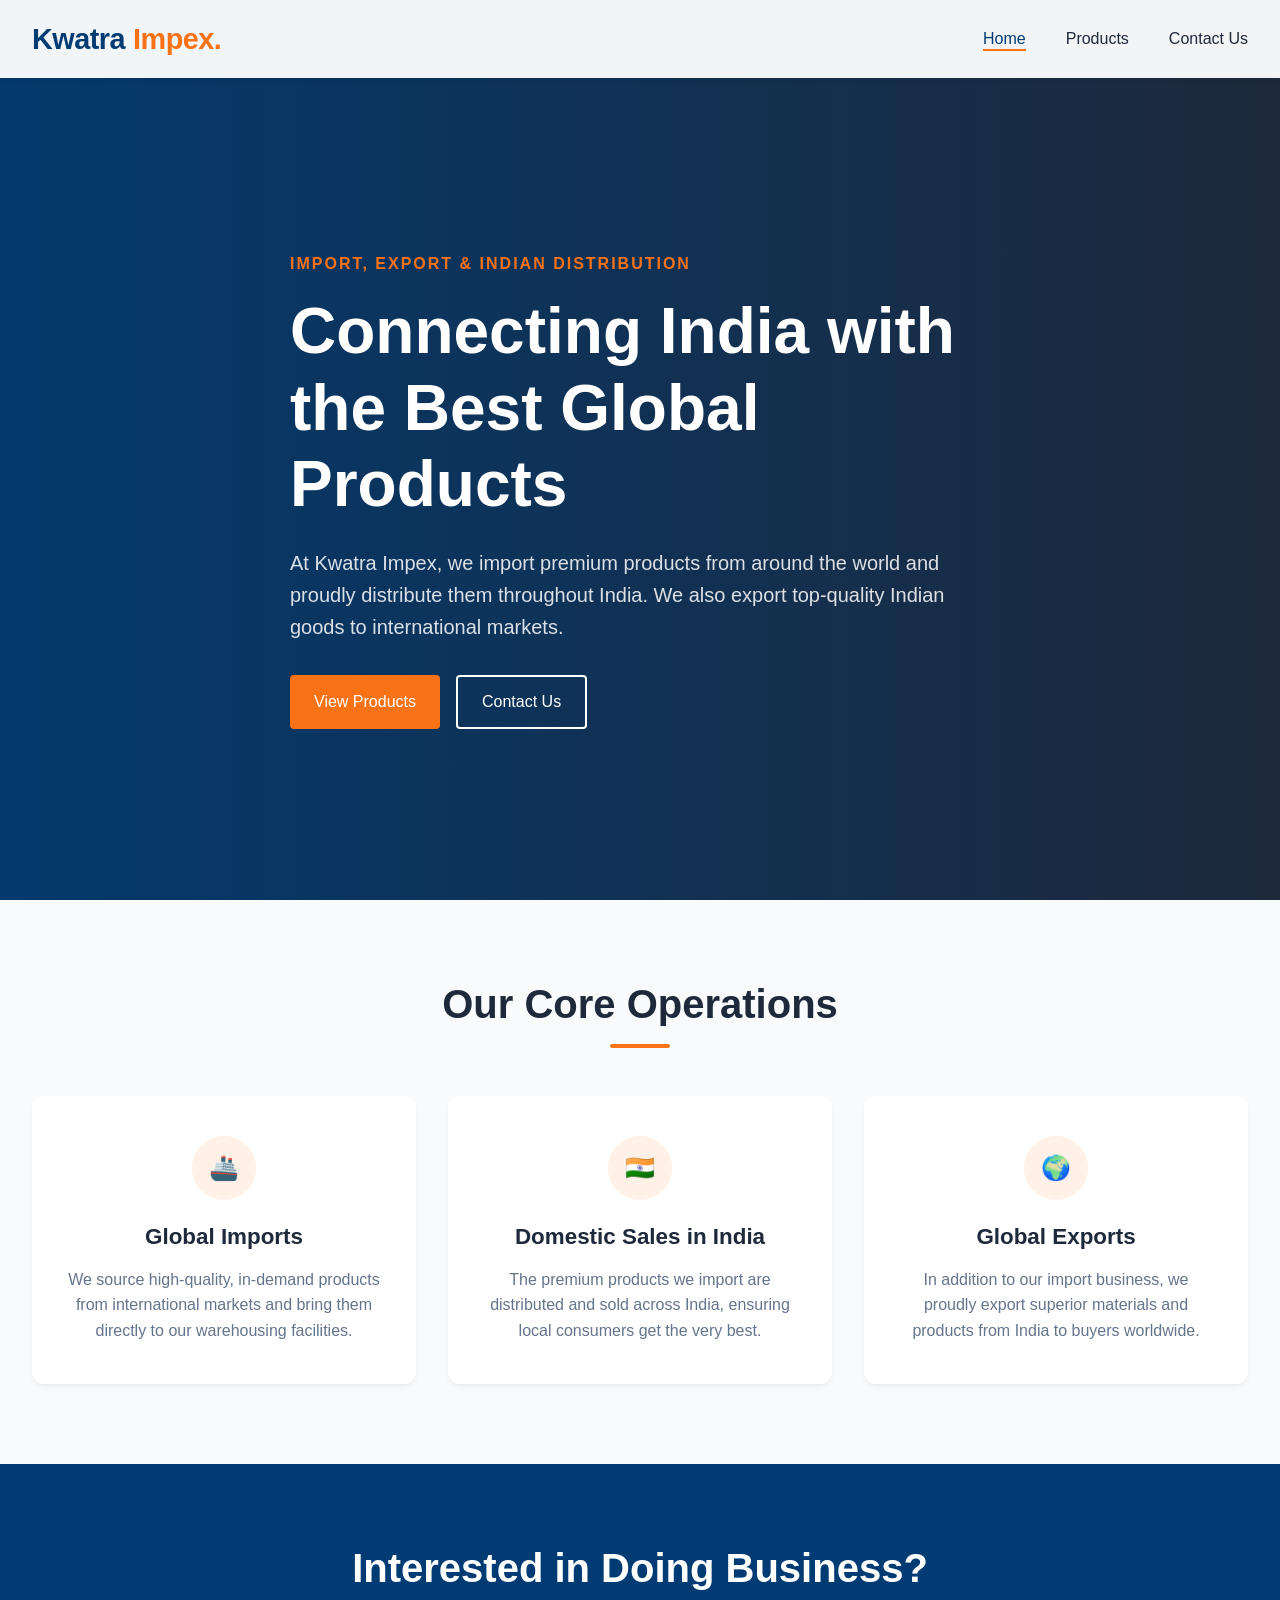
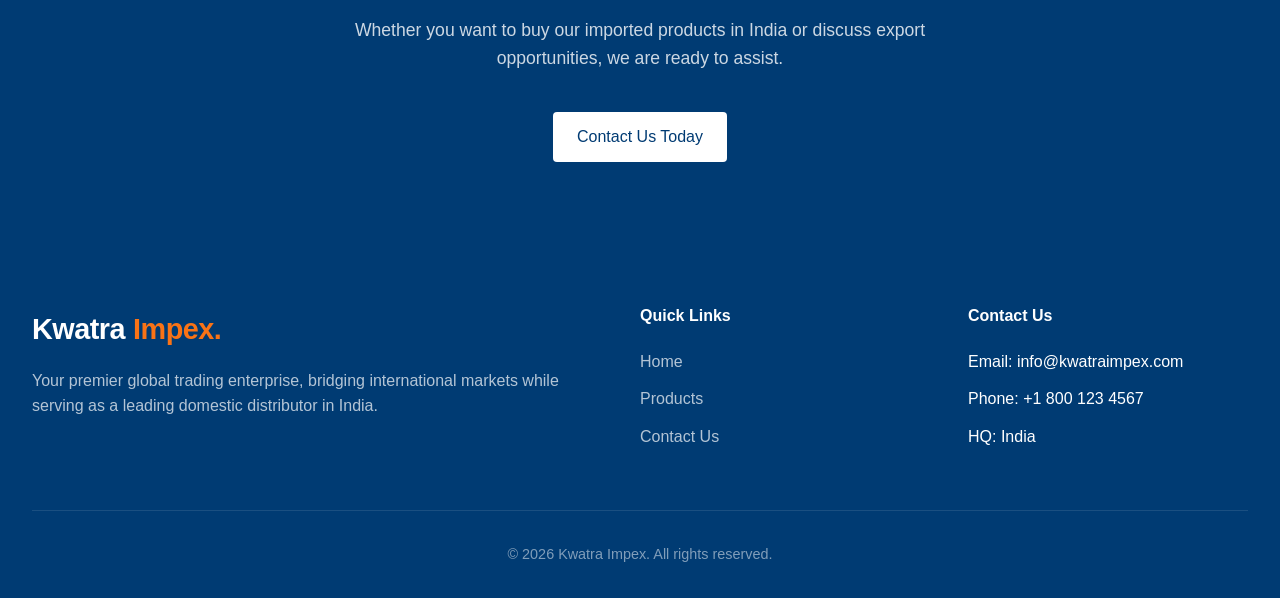
<file: home.html>
<!DOCTYPE html>
<html lang="en">

<head>
  <meta charset="UTF-8">
  <meta name="viewport" content="width=device-width, initial-scale=1.0">
  <title>Kwatra Impex - Quality Import, Export & Domestic Distribution</title>
  <meta name="description"
    content="Kwatra Impex specializes in global product import, export, and premier domestic distribution across India.">
  <link rel="stylesheet" href="style.css">
</head>

<body>

  <!-- Navigation -->
  <nav class="navbar" id="navbar">
    <div class="container">
      <a href="home.html" class="logo">Kwatra<span>Impex.</span></a>
      <ul class="nav-links" id="nav-links">
        <li><a href="home.html" class="active">Home</a></li>
        <li><a href="products.html">Products</a></li>
        <li><a href="query.html">Contact Us</a></li>
      </ul>
      <div class="menu-toggle" id="mobile-menu">
        <span></span>
        <span></span>
        <span></span>
      </div>
    </div>
  </nav>

  <!-- Hero Section -->
  <header class="hero" id="home"
    style="background-image: url('file:///C:/Users/PC/.gemini/antigravity/brain/562e439f-19c0-438f-a7d9-6d184a0c5306/hero_cargo_ship_1774605823099.png');">
    <div class="container">
      <div class="hero-content">
        <span class="hero-subtitle">Import, Export & Indian Distribution</span>
        <h1>Connecting India with the Best Global Products</h1>
        <p>At Kwatra Impex, we import premium products from around the world and proudly distribute them throughout
          India. We also export top-quality Indian goods to international markets.</p>
        <div class="hero-btns">
          <a href="products.html" class="btn btn-primary">View Products</a>
          <a href="query.html" class="btn btn-outline">Contact Us</a>
        </div>
      </div>
    </div>
  </header>

  <!-- About / Features Section -->
  <section class="section-padding" id="about">
    <div class="container">
      <h2 class="section-title fade-in-section">Our Core Operations</h2>
      <div class="features-grid">
        <div class="feature-card fade-in-section">
          <div class="feature-icon">&#x1F6A2;</div>
          <h3>Global Imports</h3>
          <p>We source high-quality, in-demand products from international markets and bring them directly to our
            warehousing facilities.</p>
        </div>
        <div class="feature-card fade-in-section" style="transition-delay: 100ms;">
          <div class="feature-icon">&#x1F1EE;&#x1F1F3;</div>
          <h3>Domestic Sales in India</h3>
          <p>The premium products we import are distributed and sold across India, ensuring local consumers get the very
            best.</p>
        </div>
        <div class="feature-card fade-in-section" style="transition-delay: 200ms;">
          <div class="feature-icon">&#x1F30D;</div>
          <h3>Global Exports</h3>
          <p>In addition to our import business, we proudly export superior materials and products from India to buyers
            worldwide.</p>
        </div>
      </div>
    </div>
  </section>

  <!-- CTA Section -->
  <section class="section-padding"
    style="background-color: var(--primary-color); color: var(--white); text-align: center;">
    <div class="container fade-in-section">
      <h2 style="color: var(--white); margin-bottom: 1.5rem; font-size: 2.5rem;">Interested in Doing Business?</h2>
      <p style="color: rgba(255,255,255,0.8); max-width: 600px; margin: 0 auto 2.5rem; font-size: 1.1rem;">Whether you
        want to buy our imported products in India or discuss export opportunities, we are ready to assist.</p>
      <a href="query.html" class="btn btn-primary"
        style="background-color: var(--white); color: var(--primary-color);">Contact Us Today</a>
    </div>
  </section>

  <!-- Footer -->
  <footer>
    <div class="container">
      <div class="footer-grid">
        <div class="footer-about">
          <a href="#" class="logo" style="color: var(--white);">Kwatra<span
              style="color: var(--accent-color);">Impex.</span></a>
          <p>Your premier global trading enterprise, bridging international markets while serving as a leading domestic
            distributor in India.</p>
        </div>
        <div class="footer-links">
          <h4>Quick Links</h4>
          <ul>
            <li><a href="home.html">Home</a></li>
            <li><a href="products.html">Products</a></li>
            <li><a href="query.html">Contact Us</a></li>
          </ul>
        </div>
        <div class="footer-links">
          <h4>Contact Us</h4>
          <ul>
            <li>Email: info@kwatraimpex.com</li>
            <li>Phone: +1 800 123 4567</li>
            <li>HQ: India</li>
          </ul>
        </div>
      </div>
      <div class="footer-bottom">
        &copy; 2026 Kwatra Impex. All rights reserved.
      </div>
    </div>
  </footer>

  <script src="script.js"></script>
</body>

</html>
</file>
<file: style.css>
/* =========================================================================
   Kawatra Impex - Global Logistics & Tradewebsite
   ========================================================================= */


:root {
  /* Colors */
  --primary-color: #003B73;
  /* Maritime Blue */
  --secondary-color: #1E293B;
  /* Slate Dark */
  --accent-color: #F97316;
  /* Energetic Orange */
  --accent-hover: #EA580C;
  --bg-light: #F8FAFC;
  --text-dark: #0F172A;
  --text-light: #64748B;
  --white: #FFFFFF;

  /* Typography */
  --font-main: 'Outfit', sans-serif;

  /* Transitions */
  --transition-fast: 0.2s ease;
  --transition-normal: 0.4s cubic-bezier(0.4, 0, 0.2, 1);

  /* Shadows */
  --shadow-sm: 0 4px 6px -1px rgba(0, 0, 0, 0.05), 0 2px 4px -1px rgba(0, 0, 0, 0.03);
  --shadow-md: 0 10px 15px -3px rgba(0, 0, 0, 0.1), 0 4px 6px -2px rgba(0, 0, 0, 0.05);
  --shadow-lg: 0 20px 25px -5px rgba(0, 0, 0, 0.1), 0 10px 10px -5px rgba(0, 0, 0, 0.04);
}

* {
  margin: 0;
  padding: 0;
  box-sizing: border-box;
}

html {
  font-family: var(--font-main);
  scroll-behavior: smooth;
  color: var(--text-dark);
  background-color: var(--bg-light);
}

body {
  line-height: 1.6;
  overflow-x: hidden;
}

/* Typography styles */
h1,
h2,
h3,
h4,
h5,
h6 {
  font-weight: 700;
  line-height: 1.2;
  color: var(--secondary-color);
}

p {
  color: var(--text-light);
  font-weight: 300;
}

a {
  text-decoration: none;
  color: inherit;
}

/* =========================================================================
   Utility Classes
   ========================================================================= */
.container {
  max-width: 1280px;
  margin: 0 auto;
  padding: 0 2rem;
}

.btn {
  display: inline-flex;
  align-items: center;
  justify-content: center;
  padding: 0.75rem 1.5rem;
  font-weight: 500;
  border-radius: 4px;
  transition: var(--transition-normal);
  cursor: pointer;
  border: none;
  font-size: 1rem;
}

.btn-primary {
  background-color: var(--accent-color);
  color: var(--white);
}

.btn-primary:hover {
  background-color: var(--accent-hover);
  transform: translateY(-2px);
  box-shadow: var(--shadow-md);
}

.btn-outline {
  background-color: transparent;
  color: var(--primary-color);
  border: 2px solid var(--primary-color);
}

.btn-outline:hover {
  background-color: var(--primary-color);
  color: var(--white);
}

.section-padding {
  padding: 5rem 0;
}

.section-title {
  text-align: center;
  margin-bottom: 3rem;
  font-size: 2.5rem;
  position: relative;
}

.section-title::after {
  content: '';
  display: block;
  width: 60px;
  height: 4px;
  background-color: var(--accent-color);
  margin: 1rem auto 0;
  border-radius: 2px;
}

/* =========================================================================
   Navigation Bar
   ========================================================================= */
.navbar {
  position: fixed;
  top: 0;
  left: 0;
  width: 100%;
  background: rgba(255, 255, 255, 0.95);
  backdrop-filter: blur(10px);
  z-index: 1000;
  padding: 1rem 0;
  box-shadow: var(--shadow-sm);
  transition: var(--transition-fast);
}

.navbar .container {
  display: flex;
  justify-content: space-between;
  align-items: center;
}

.logo {
  font-size: 1.8rem;
  font-weight: 700;
  color: var(--primary-color);
  letter-spacing: -0.5px;
  display: flex;
  align-items: center;
  gap: 0.5rem;
}

.logo span {
  color: var(--accent-color);
}

.nav-links {
  display: flex;
  gap: 2.5rem;
  list-style: none;
}

.nav-links li a {
  font-weight: 500;
  color: var(--secondary-color);
  position: relative;
  transition: var(--transition-fast);
}

.nav-links li a::after {
  content: '';
  position: absolute;
  bottom: -4px;
  left: 0;
  width: 0;
  height: 2px;
  background-color: var(--accent-color);
  transition: var(--transition-fast);
}

.nav-links li a:hover::after,
.nav-links li a.active::after {
  width: 100%;
}

.nav-links li a:hover,
.nav-links li a.active {
  color: var(--primary-color);
}

/* Dropdown Menu */
.dropdown {
  position: relative;
}

.dropdown-menu {
  display: none;
  position: absolute;
  top: 100%;
  left: -20px;
  background-color: var(--white);
  min-width: 250px;
  box-shadow: var(--shadow-md);
  border-radius: 4px;
  list-style: none;
  padding: 0.5rem 0;
  z-index: 999;
}

.dropdown:hover .dropdown-menu {
  display: block;
}

.dropdown-menu li {
  margin: 0;
}

.dropdown-menu li a {
  padding: 0.75rem 1.5rem;
  display: block;
  font-weight: 400;
  color: var(--secondary-color);
}

.dropdown-menu li a::after {
  display: none !important;
}

.dropdown-menu li a:hover {
  background-color: var(--bg-light);
  color: var(--accent-color);
}

/* Mobile Menu Toggle */
.menu-toggle {
  display: none;
  flex-direction: column;
  gap: 6px;
  cursor: pointer;
}

.menu-toggle span {
  width: 30px;
  height: 3px;
  background-color: var(--primary-color);
  transition: var(--transition-fast);
  border-radius: 2px;
}

/* =========================================================================
   Hero Section
   ========================================================================= */
.hero {
  height: 100vh;
  min-height: 600px;
  display: flex;
  align-items: center;
  padding-top: 80px; /* Accounts for fixed navbar height */
  position: relative;
  background-color: var(--secondary-color);
  background-size: cover;
  background-position: center;
  background-repeat: no-repeat;
  color: var(--white);
  overflow: hidden;
}

.hero::before {
  content: '';
  position: absolute;
  top: 0;
  left: 0;
  width: 100%;
  height: 100%;
  background: linear-gradient(90deg, rgba(0, 59, 115, 0.9) 0%, rgba(30, 41, 59, 0.5) 100%);
  z-index: 1;
}

.hero-content {
  position: relative;
  z-index: 2;
  max-width: 700px;
  animation: fadeUp 1s forwards;
}

.hero-subtitle {
  text-transform: uppercase;
  letter-spacing: 2px;
  font-weight: 600;
  color: var(--accent-color);
  margin-bottom: 1rem;
  display: block;
}

.hero h1 {
  font-size: 4rem;
  color: var(--white);
  margin-bottom: 1.5rem;
}

.hero p {
  font-size: 1.25rem;
  color: rgba(255, 255, 255, 0.85);
  margin-bottom: 2rem;
}

.hero-btns {
  display: flex;
  gap: 1rem;
}

.hero-btns .btn-outline {
  color: var(--white);
  border-color: var(--white);
}

.hero-btns .btn-outline:hover {
  background-color: var(--white);
  color: var(--primary-color);
}

/* =========================================================================
   Features / About Section
   ========================================================================= */
.features-grid {
  display: grid;
  grid-template-columns: repeat(3, 1fr);
  gap: 2rem;
  margin-top: 3rem;
}

.feature-card {
  background: var(--white);
  padding: 2.5rem 2rem;
  border-radius: 12px;
  box-shadow: var(--shadow-sm);
  transition: var(--transition-normal);
  text-align: center;
}

.feature-card:hover {
  transform: translateY(-10px);
  box-shadow: var(--shadow-lg);
}

.feature-icon {
  width: 64px;
  height: 64px;
  margin: 0 auto 1.5rem;
  background-color: rgba(249, 115, 22, 0.1);
  color: var(--accent-color);
  display: flex;
  align-items: center;
  justify-content: center;
  border-radius: 50%;
  font-size: 1.5rem;
}

.feature-card h3 {
  margin-bottom: 1rem;
  font-size: 1.4rem;
}

/* =========================================================================
   Products Grid Page Highlight
   ========================================================================= */
.products-showcase {
  background-color: var(--secondary-color);
  color: var(--white);
}

.products-showcase .section-title {
  color: var(--white);
}

/* Legacy hero-section product items (index.html showcase) stay minimal */
.product-item-hero {
  position: relative;
  border-radius: 8px;
  overflow: hidden;
  height: 300px;
}

/* =========================================================================
   Footer
   ========================================================================= */
footer {
  background-color: var(--primary-color);
  color: var(--white);
  padding: 4rem 0 2rem;
}

.footer-grid {
  display: grid;
  grid-template-columns: 2fr 1fr 1fr;
  gap: 3rem;
  margin-bottom: 3rem;
}

.footer-about p {
  color: rgba(255, 255, 255, 0.7);
  margin-top: 1rem;
}

.footer-links h4 {
  color: var(--white);
  margin-bottom: 1.5rem;
}

.footer-links ul {
  list-style: none;
}

.footer-links li {
  margin-bottom: 0.75rem;
}

.footer-links a {
  color: rgba(255, 255, 255, 0.7);
  transition: var(--transition-fast);
}

.footer-links a:hover {
  color: var(--white);
  padding-left: 5px;
}

.footer-bottom {
  text-align: center;
  padding-top: 2rem;
  border-top: 1px solid rgba(255, 255, 255, 0.1);
  color: rgba(255, 255, 255, 0.5);
  font-size: 0.9rem;
}

/* =========================================================================
   Page Header (for internal pages)
   ========================================================================= */
.page-header {
  height: 40vh;
  min-height: 300px;
  display: flex;
  align-items: center;
  justify-content: center;
  background-color: var(--primary-color);
  color: var(--white);
  position: relative;
  margin-top: 70px;
}

/* =========================================================================
   Animations
   ========================================================================= */
@keyframes fadeUp {
  from {
    opacity: 0;
    transform: translateY(30px);
  }

  to {
    opacity: 1;
    transform: translateY(0);
  }
}

.fade-in-section {
  opacity: 0;
  transform: translateY(20px);
  transition: opacity 0.6s ease-out, transform 0.6s ease-out;
  will-change: opacity, visibility;
}

.fade-in-section.is-visible {
  opacity: 1;
  transform: none;
}

/* =========================================================================
   Responsive Design
   ========================================================================= */
@media (max-width: 992px) {
  .hero h1 {
    font-size: 3rem;
  }

  .features-grid {
    grid-template-columns: repeat(2, 1fr);
  }
}

@media (max-width: 768px) {
  .menu-toggle {
    display: flex;
  }

  .nav-links {
    position: absolute;
    top: 100%;
    left: 0;
    width: 100%;
    background-color: var(--white);
    flex-direction: column;
    padding: 2rem;
    gap: 1.5rem;
    box-shadow: var(--shadow-md);
    clip-path: polygon(0 0, 100% 0, 100% 0, 0 0);
    transition: clip-path 0.4s ease-in-out;
  }

  .nav-links.active {
    clip-path: polygon(0 0, 100% 0, 100% 100%, 0% 100%);
  }

  .dropdown-menu {
    position: static;
    box-shadow: none;
    padding-left: 1rem;
    padding-top: 0;
    margin-top: 0.5rem;
    background-color: transparent;
    min-width: 100%;
  }

  .features-grid {
    grid-template-columns: 1fr;
  }

  .footer-grid {
    grid-template-columns: 1fr;
    gap: 2rem;
  }

  .hero-btns {
    flex-direction: column;
  }
}

/* =========================================================================
   Order Query Modal
   ========================================================================= */
.modal-overlay {
  position: fixed;
  inset: 0;
  background: rgba(0, 0, 0, 0.65);
  backdrop-filter: blur(5px);
  z-index: 3000;
  display: flex;
  align-items: center;
  justify-content: center;
  opacity: 0;
  visibility: hidden;
  transition: opacity 0.3s ease, visibility 0.3s ease;
}

.modal-overlay.is-open {
  opacity: 1;
  visibility: visible;
}

.modal-card {
  background: var(--white);
  border-radius: 20px;
  box-shadow: 0 30px 60px -15px rgba(0, 0, 0, 0.45);
  width: 92%;
  max-width: 530px;
  max-height: 92vh;
  overflow-y: auto;
  transform: translateY(40px) scale(0.96);
  transition: transform 0.4s cubic-bezier(0.34, 1.56, 0.64, 1);
}

.modal-overlay.is-open .modal-card {
  transform: translateY(0) scale(1);
}

.modal-header {
  background: linear-gradient(135deg, var(--primary-color) 0%, #0055aa 100%);
  padding: 1.6rem 2rem;
  border-radius: 20px 20px 0 0;
  display: flex;
  align-items: center;
  justify-content: space-between;
  gap: 1rem;
}

.modal-header-text h3 {
  color: var(--white);
  font-size: 1.25rem;
  margin-bottom: 0.25rem;
}

.modal-badge {
  background: var(--accent-color);
  color: var(--white);
  font-size: 0.65rem;
  font-weight: 700;
  padding: 0.25rem 0.7rem;
  border-radius: 20px;
  text-transform: uppercase;
  letter-spacing: 1.5px;
  display: inline-block;
}

.modal-close {
  background: rgba(255, 255, 255, 0.18);
  border: none;
  color: var(--white);
  width: 36px;
  height: 36px;
  border-radius: 50%;
  cursor: pointer;
  font-size: 1.3rem;
  line-height: 1;
  display: flex;
  align-items: center;
  justify-content: center;
  transition: background 0.2s, transform 0.2s;
  flex-shrink: 0;
}

.modal-close:hover {
  background: rgba(255, 255, 255, 0.35);
  transform: rotate(90deg);
}

.modal-body {
  padding: 1.75rem 2rem 2rem;
}

.modal-product-tag {
  display: inline-flex;
  align-items: center;
  gap: 0.4rem;
  background: rgba(249, 115, 22, 0.1);
  color: var(--accent-color);
  border: 1.5px solid rgba(249, 115, 22, 0.3);
  padding: 0.4rem 1rem;
  border-radius: 20px;
  font-size: 0.85rem;
  font-weight: 600;
  margin-bottom: 1.4rem;
}

.modal-form-group {
  margin-bottom: 1.1rem;
}

.modal-form-group label {
  display: block;
  margin-bottom: 0.35rem;
  font-weight: 500;
  font-size: 0.875rem;
  color: var(--secondary-color);
}

.modal-control {
  width: 100%;
  padding: 0.72rem 1rem;
  border: 1.5px solid #E2E8F0;
  border-radius: 8px;
  font-family: var(--font-main);
  font-size: 0.95rem;
  color: var(--text-dark);
  transition: border-color 0.2s, box-shadow 0.2s, background 0.2s;
  background: #FAFBFC;
}

.modal-control:focus {
  outline: none;
  border-color: var(--accent-color);
  box-shadow: 0 0 0 3px rgba(249, 115, 22, 0.12);
  background: var(--white);
}

.modal-control[readonly] {
  background: #F1F5F9;
  color: var(--text-light);
  cursor: default;
}

textarea.modal-control {
  resize: vertical;
  min-height: 85px;
}

.modal-form-row {
  display: grid;
  grid-template-columns: 1fr 1fr;
  gap: 1rem;
}

.modal-divider {
  border: none;
  border-top: 1px solid #F1F5F9;
  margin: 1.25rem 0;
}

.modal-submit-btn {
  width: 100%;
  padding: 0.9rem;
  background: linear-gradient(135deg, var(--accent-color) 0%, var(--accent-hover) 100%);
  color: var(--white);
  border: none;
  border-radius: 10px;
  font-size: 1rem;
  font-weight: 600;
  font-family: var(--font-main);
  cursor: pointer;
  transition: transform 0.2s, box-shadow 0.2s, opacity 0.2s;
  display: flex;
  align-items: center;
  justify-content: center;
  gap: 0.5rem;
  margin-top: 0.75rem;
}

.modal-submit-btn:hover:not(:disabled) {
  transform: translateY(-2px);
  box-shadow: 0 10px 25px rgba(249, 115, 22, 0.4);
}

.modal-submit-btn:disabled {
  opacity: 0.65;
  cursor: not-allowed;
}

.modal-success {
  text-align: center;
  padding: 2.5rem 1rem;
  display: none;
}

.modal-success .success-icon {
  width: 70px;
  height: 70px;
  background: rgba(34, 197, 94, 0.12);
  border-radius: 50%;
  display: flex;
  align-items: center;
  justify-content: center;
  font-size: 2.2rem;
  margin: 0 auto 1.25rem;
}

.modal-success h4 {
  color: var(--secondary-color);
  font-size: 1.3rem;
  margin-bottom: 0.5rem;
}

.modal-success p {
  font-size: 0.9rem;
  max-width: 300px;
  margin: 0 auto;
}

/* Order Query button on product cards */
.product-order-btn {
  display: inline-flex;
  align-items: center;
  gap: 0.4rem;
  background: var(--accent-color);
  color: var(--white);
  border: none;
  padding: 0.5rem 1.1rem;
  border-radius: 20px;
  font-size: 0.8rem;
  font-weight: 600;
  font-family: var(--font-main);
  cursor: pointer;
  opacity: 0;
  transform: translateY(10px);
  transition: opacity 0.25s ease, transform 0.25s ease, background 0.2s;
  white-space: nowrap;
  margin-top: 0.6rem;
}

.product-item:hover .product-order-btn {
  opacity: 1;
  transform: translateY(0);
}

.product-order-btn:hover {
  background: var(--accent-hover);
}

@media (max-width: 600px) {
  .modal-form-row {
    grid-template-columns: 1fr;
  }

  .modal-card {
    width: 96%;
    max-height: 96vh;
  }

  .modal-body {
    padding: 1.25rem;
  }

  .product-order-btn {
    opacity: 1;
    transform: translateY(0);
  }
}

/* =========================================================================
   Contact Pop-up — Compact Widget
   ========================================================================= */
.contact-popup-overlay {
  position: fixed;
  inset: 0;
  background: rgba(0, 0, 0, 0.35);
  backdrop-filter: blur(2px);
  z-index: 5000;
  display: flex;
  align-items: center;
  justify-content: center;
  opacity: 0;
  visibility: hidden;
  transition: opacity 0.3s ease, visibility 0.3s ease;
}

.contact-popup-overlay.is-visible {
  opacity: 1;
  visibility: visible;
}

.contact-popup-card {
  background: var(--white);
  width: 92%;
  max-width: 360px;
  border-radius: 16px;
  box-shadow: 0 12px 40px rgba(0, 0, 0, 0.2);
  overflow: hidden;
  position: relative;
  transform: scale(0.92) translateY(20px);
  transition: transform 0.35s cubic-bezier(0.34, 1.56, 0.64, 1);
}

.contact-popup-overlay.is-visible .contact-popup-card {
  transform: scale(1) translateY(0);
}

.contact-popup-header {
  background: linear-gradient(135deg, var(--primary-color) 0%, #005bb7 100%);
  padding: 1.25rem 1.25rem 1rem;
  color: var(--white);
  text-align: center;
  position: relative;
}

.contact-popup-close {
  position: absolute;
  top: 0.75rem;
  right: 0.75rem;
  background: rgba(255, 255, 255, 0.15);
  border: none;
  color: var(--white);
  width: 28px;
  height: 28px;
  border-radius: 50%;
  cursor: pointer;
  display: flex;
  align-items: center;
  justify-content: center;
  font-size: 1rem;
  transition: background 0.3s, transform 0.3s;
  z-index: 10;
}

.contact-popup-close:hover {
  background: rgba(255, 255, 255, 0.3);
  transform: rotate(90deg);
}

.contact-popup-header h3 {
  font-size: 1.2rem;
  margin-bottom: 0.25rem;
  color: var(--white);
}

.contact-popup-header p {
  color: rgba(255, 255, 255, 0.8);
  font-size: 0.8rem;
  max-width: 260px;
  margin: 0 auto;
}

.contact-popup-body {
  padding: 1rem 1.25rem 1.25rem;
}

.contact-popup-form .form-group {
  margin-bottom: 0.75rem;
}

.contact-popup-form label {
  display: block;
  font-size: 0.8rem;
  font-weight: 600;
  margin-bottom: 0.3rem;
  color: var(--secondary-color);
}

.contact-popup-input {
  width: 100%;
  padding: 0.55rem 0.85rem;
  border: 1px solid #E2E8F0;
  border-radius: 8px;
  font-family: inherit;
  font-size: 0.875rem;
  transition: border-color 0.2s, box-shadow 0.2s;
  background-color: #F8FAFC;
}

.contact-popup-input:focus {
  outline: none;
  border-color: var(--accent-color);
  box-shadow: 0 0 0 3px rgba(249, 115, 22, 0.15);
  background-color: var(--white);
}

.contact-popup-submit {
  width: 100%;
  padding: 0.7rem;
  background-color: var(--accent-color);
  color: var(--white);
  border: none;
  border-radius: 8px;
  font-weight: 700;
  font-size: 0.875rem;
  cursor: pointer;
  transition: transform 0.2s, background 0.2s, box-shadow 0.2s;
  margin-top: 0.25rem;
}

.contact-popup-submit:hover:not(:disabled) {
  background-color: var(--accent-hover);
  transform: translateY(-2px);
  box-shadow: 0 8px 16px rgba(249, 115, 22, 0.35);
}

.contact-popup-submit:disabled {
  opacity: 0.6;
  cursor: not-allowed;
}

.contact-popup-success {
  text-align: center;
  padding: 1.5rem 0;
  display: none;
}

.contact-popup-success-icon {
  font-size: 3rem;
  margin-bottom: 1rem;
  display: block;
}

.contact-popup-success h4 {
  font-size: 1.4rem;
  margin-bottom: 0.5rem;
}

@keyframes stroke { 100% { stroke-dashoffset: 0; } } @keyframes scale { 0%, 100% { transform: none; } 50% { transform: scale3d(1.1, 1.1, 1); } } @keyframes fill { 100% { box-shadow: inset 0px 0px 0px 30px #4bb71b; } } .checkmark { width: 40px; height: 40px; border-radius: 50%; display: block; stroke-width: 4; stroke: #fff; stroke-miterlimit: 10; margin: 10px auto; box-shadow: inset 0px 0px 0px #4bb71b; animation: fill .4s ease-in-out .4s forwards, scale .3s ease-in-out .9s both; } .checkmark__circle { stroke-dasharray: 166; stroke-dashoffset: 166; stroke-width: 4; stroke-miterlimit: 10; stroke: #4bb71b; fill: none; animation: stroke 0.6s cubic-bezier(0.65, 0, 0.45, 1) forwards; } .checkmark__check { transform-origin: 50% 50%; stroke-dasharray: 48; stroke-dashoffset: 48; animation: stroke 0.3s cubic-bezier(0.65, 0, 0.45, 1) 0.8s forwards; }
 .modal-success-overlay { position: relative; z-index: 10; background: var(--white); border-radius: 12px; } .checkmark { width: 80px; height: 80px; }

/* =========================================================================
   Amazon-Style Product Grid & Cards
   ========================================================================= */
.product-grid {
  display: grid;
  grid-template-columns: repeat(4, 1fr);
  gap: 1.5rem;
  margin-top: 2rem;
}

/* The card itself — white box, shadow, rounded */
.product-item {
  background: var(--white);
  border-radius: 12px;
  overflow: hidden;
  box-shadow: 0 2px 8px rgba(0,0,0,0.08);
  border: 1px solid #e8ecf0;
  transition: box-shadow 0.25s ease, transform 0.25s ease;
  display: flex;
  flex-direction: column;
  cursor: pointer;
}

.product-item:hover {
  box-shadow: 0 8px 24px rgba(0,0,0,0.13);
  transform: translateY(-4px);
}

/* Square image container */
.product-img-wrap {
  width: 100%;
  aspect-ratio: 1 / 1;
  background: #f7f8fa;
  border-bottom: 1px solid #edf0f3;
  overflow: hidden;
  display: flex;
  align-items: center;
  justify-content: center;
  padding: 1.25rem;
}

.product-img-wrap img {
  width: 100%;
  height: 100%;
  object-fit: contain;
  transition: transform 0.4s ease;
}

.product-item:hover .product-img-wrap img {
  transform: scale(1.07);
}

/* Card body below the image */
.product-card-body {
  padding: 1rem 1.1rem 1.25rem;
  display: flex;
  flex-direction: column;
  flex: 1;
  gap: 0.4rem;
}

.product-card-body h3 {
  font-size: 1rem;
  font-weight: 700;
  color: var(--secondary-color);
  line-height: 1.3;
  margin: 0;
}

.product-card-body p {
  font-size: 0.85rem;
  color: var(--text-light);
  line-height: 1.45;
  margin: 0;
  flex: 1;
}

/* Orange CTA button at bottom of card */
.product-order-btn {
  display: inline-flex;
  align-items: center;
  justify-content: center;
  gap: 0.4rem;
  width: 100%;
  padding: 0.6rem 1rem;
  margin-top: 0.75rem;
  background: var(--accent-color);
  color: var(--white);
  border: none;
  border-radius: 6px;
  font-size: 0.85rem;
  font-weight: 600;
  font-family: var(--font-main);
  cursor: pointer;
  transition: background 0.2s ease, transform 0.2s ease;
  white-space: nowrap;
}

.product-order-btn:hover {
  background: var(--accent-hover);
  transform: translateY(-1px);
}

.whatsapp-btn {
  display: inline-flex;
  align-items: center;
  justify-content: center;
  gap: 0.4rem;
  width: 100%;
  padding: 0.6rem 1rem;
  margin-top: 0.5rem;
  background: #25D366;
  color: var(--white);
  border: none;
  border-radius: 6px;
  font-size: 0.85rem;
  font-weight: 600;
  font-family: var(--font-main);
  cursor: pointer;
  transition: background 0.2s ease, transform 0.2s ease;
  white-space: nowrap;
  text-decoration: none;
}

.whatsapp-btn:hover {
  background: #128C7E;
  transform: translateY(-1px);
  color: var(--white);
}

/* Responsive breakpoints */
@media (max-width: 1100px) {
  .product-grid {
    grid-template-columns: repeat(3, 1fr);
  }
}

@media (max-width: 768px) {
  .product-grid {
    grid-template-columns: repeat(2, 1fr);
    gap: 1rem;
  }
}

@media (max-width: 480px) {
  .product-grid {
    grid-template-columns: repeat(2, 1fr);
    gap: 0.75rem;
  }

  .product-img-wrap {
    padding: 0.75rem;
  }

  .product-card-body {
    padding: 0.75rem;
  }
}

/* =========================================================================
   New Additions: Rice Headline & Floating WhatsApp
   ========================================================================= */

.hero-rice-link {
  display: inline-block;
  font-size: 1.1rem;
  font-weight: 600;
  color: var(--white);
  padding: 0.4rem 1.2rem;
  background: rgba(249, 115, 22, 0.15);
  border: 1px solid rgba(249, 115, 22, 0.4);
  backdrop-filter: blur(4px);
  border-radius: 50px;
  margin-bottom: 1.5rem;
  text-decoration: none;
  transition: all 0.3s ease;
  cursor: pointer;
  animation: pulse-border 2s infinite;
}

.hero-rice-link:hover {
  background: var(--accent-color);
  border-color: var(--accent-color);
  transform: translateY(-2px);
  box-shadow: 0 4px 15px rgba(249, 115, 22, 0.4);
}

@keyframes pulse-border {
  0% { box-shadow: 0 0 0 0 rgba(249, 115, 22, 0.4); }
  70% { box-shadow: 0 0 0 10px rgba(249, 115, 22, 0); }
  100% { box-shadow: 0 0 0 0 rgba(249, 115, 22, 0); }
}

.whatsapp-float {
  position: fixed;
  bottom: 30px;
  right: 30px;
  width: 60px;
  height: 60px;
  background-color: #25d366;
  color: #FFF;
  border-radius: 50px;
  text-align: center;
  font-size: 30px;
  box-shadow: 0 4px 20px rgba(0, 0, 0, 0.3);
  z-index: 10000;
  display: flex;
  align-items: center;
  justify-content: center;
  transition: all 0.3s ease;
  text-decoration: none;
}

.whatsapp-float:hover {
  transform: scale(1.1) translateY(-5px);
  background-color: #128C7E;
  box-shadow: 0 6px 25px rgba(0, 0, 0, 0.4);
  color: #FFF;
}

.whatsapp-float svg {
  width: 32px;
  height: 32px;
  fill: currentColor;
}

@media (max-width: 768px) {
  .whatsapp-float {
    width: 50px;
    height: 50px;
    bottom: 20px;
    right: 20px;
  }
  .whatsapp-float svg {
    width: 26px;
    height: 26px;
  }
}
</file>
